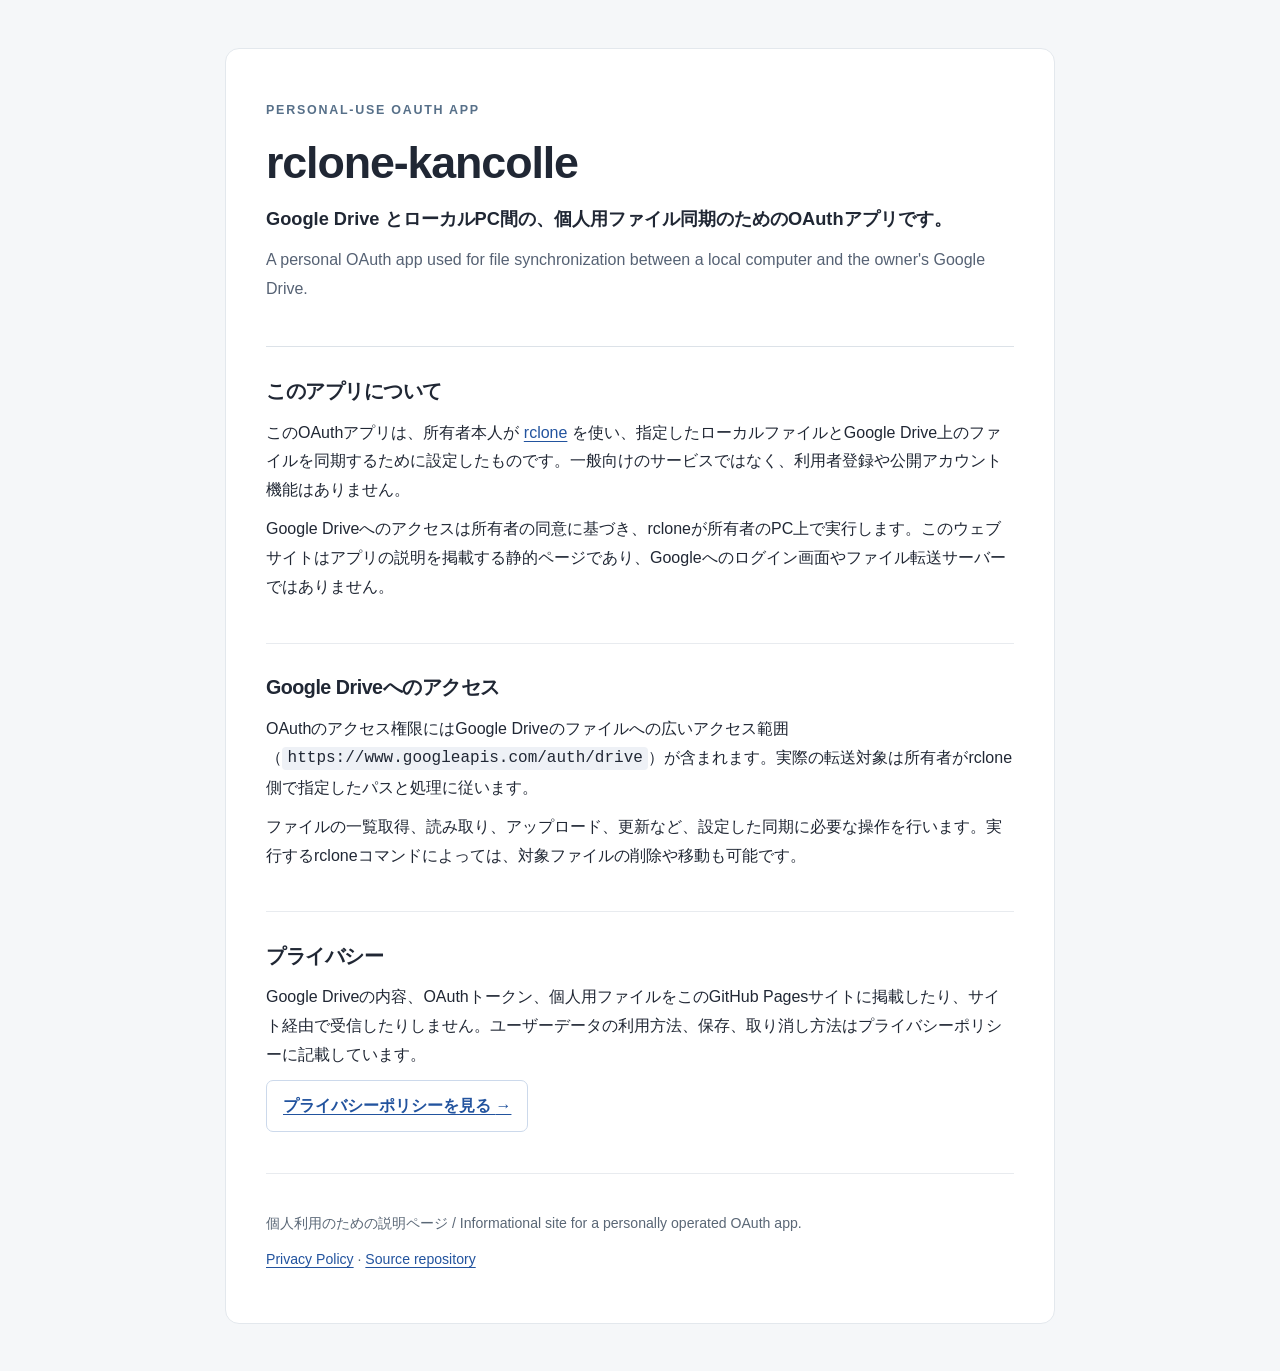
<file: index.html>
<!DOCTYPE html>
<html lang="ja">
<head>
  <meta charset="utf-8">
  <meta name="viewport" content="width=device-width, initial-scale=1">
  <meta name="description" content="rclone-kancolle は所有者本人による Google Drive とローカルPC間のファイル同期に使用する個人用OAuthアプリです。">
  <title>rclone-kancolle | 個人用 Google Drive 同期</title>
  <link rel="stylesheet" href="styles.css">
</head>
<body>
  <main class="container">
    <header class="hero">
      <p class="eyebrow">PERSONAL-USE OAUTH APP</p>
      <h1>rclone-kancolle</h1>
      <p class="lead">Google Drive とローカルPC間の、個人用ファイル同期のためのOAuthアプリです。</p>
      <p class="muted">A personal OAuth app used for file synchronization between a local computer and the owner's Google Drive.</p>
    </header>

    <section aria-labelledby="purpose">
      <h2 id="purpose">このアプリについて</h2>
      <p>このOAuthアプリは、所有者本人が <a href="https://rclone.org/" rel="noopener noreferrer">rclone</a> を使い、指定したローカルファイルとGoogle Drive上のファイルを同期するために設定したものです。一般向けのサービスではなく、利用者登録や公開アカウント機能はありません。</p>
      <p>Google Driveへのアクセスは所有者の同意に基づき、rcloneが所有者のPC上で実行します。このウェブサイトはアプリの説明を掲載する静的ページであり、Googleへのログイン画面やファイル転送サーバーではありません。</p>
    </section>

    <section aria-labelledby="access">
      <h2 id="access">Google Driveへのアクセス</h2>
      <p>OAuthのアクセス権限にはGoogle Driveのファイルへの広いアクセス範囲（<code>https://www.googleapis.com/auth/drive</code>）が含まれます。実際の転送対象は所有者がrclone側で指定したパスと処理に従います。</p>
      <p>ファイルの一覧取得、読み取り、アップロード、更新など、設定した同期に必要な操作を行います。実行するrcloneコマンドによっては、対象ファイルの削除や移動も可能です。</p>
    </section>

    <section aria-labelledby="privacy">
      <h2 id="privacy">プライバシー</h2>
      <p>Google Driveの内容、OAuthトークン、個人用ファイルをこのGitHub Pagesサイトに掲載したり、サイト経由で受信したりしません。ユーザーデータの利用方法、保存、取り消し方法はプライバシーポリシーに記載しています。</p>
      <p><a class="link-card" href="privacy.html">プライバシーポリシーを見る <span aria-hidden="true">→</span></a></p>
    </section>

    <footer>
      <p>個人利用のための説明ページ / Informational site for a personally operated OAuth app.</p>
      <p><a href="privacy.html">Privacy Policy</a> · <a href="https://github.com/kantemu/kantemu.github.io" rel="noopener noreferrer">Source repository</a></p>
    </footer>
  </main>
</body>
</html>
</file>
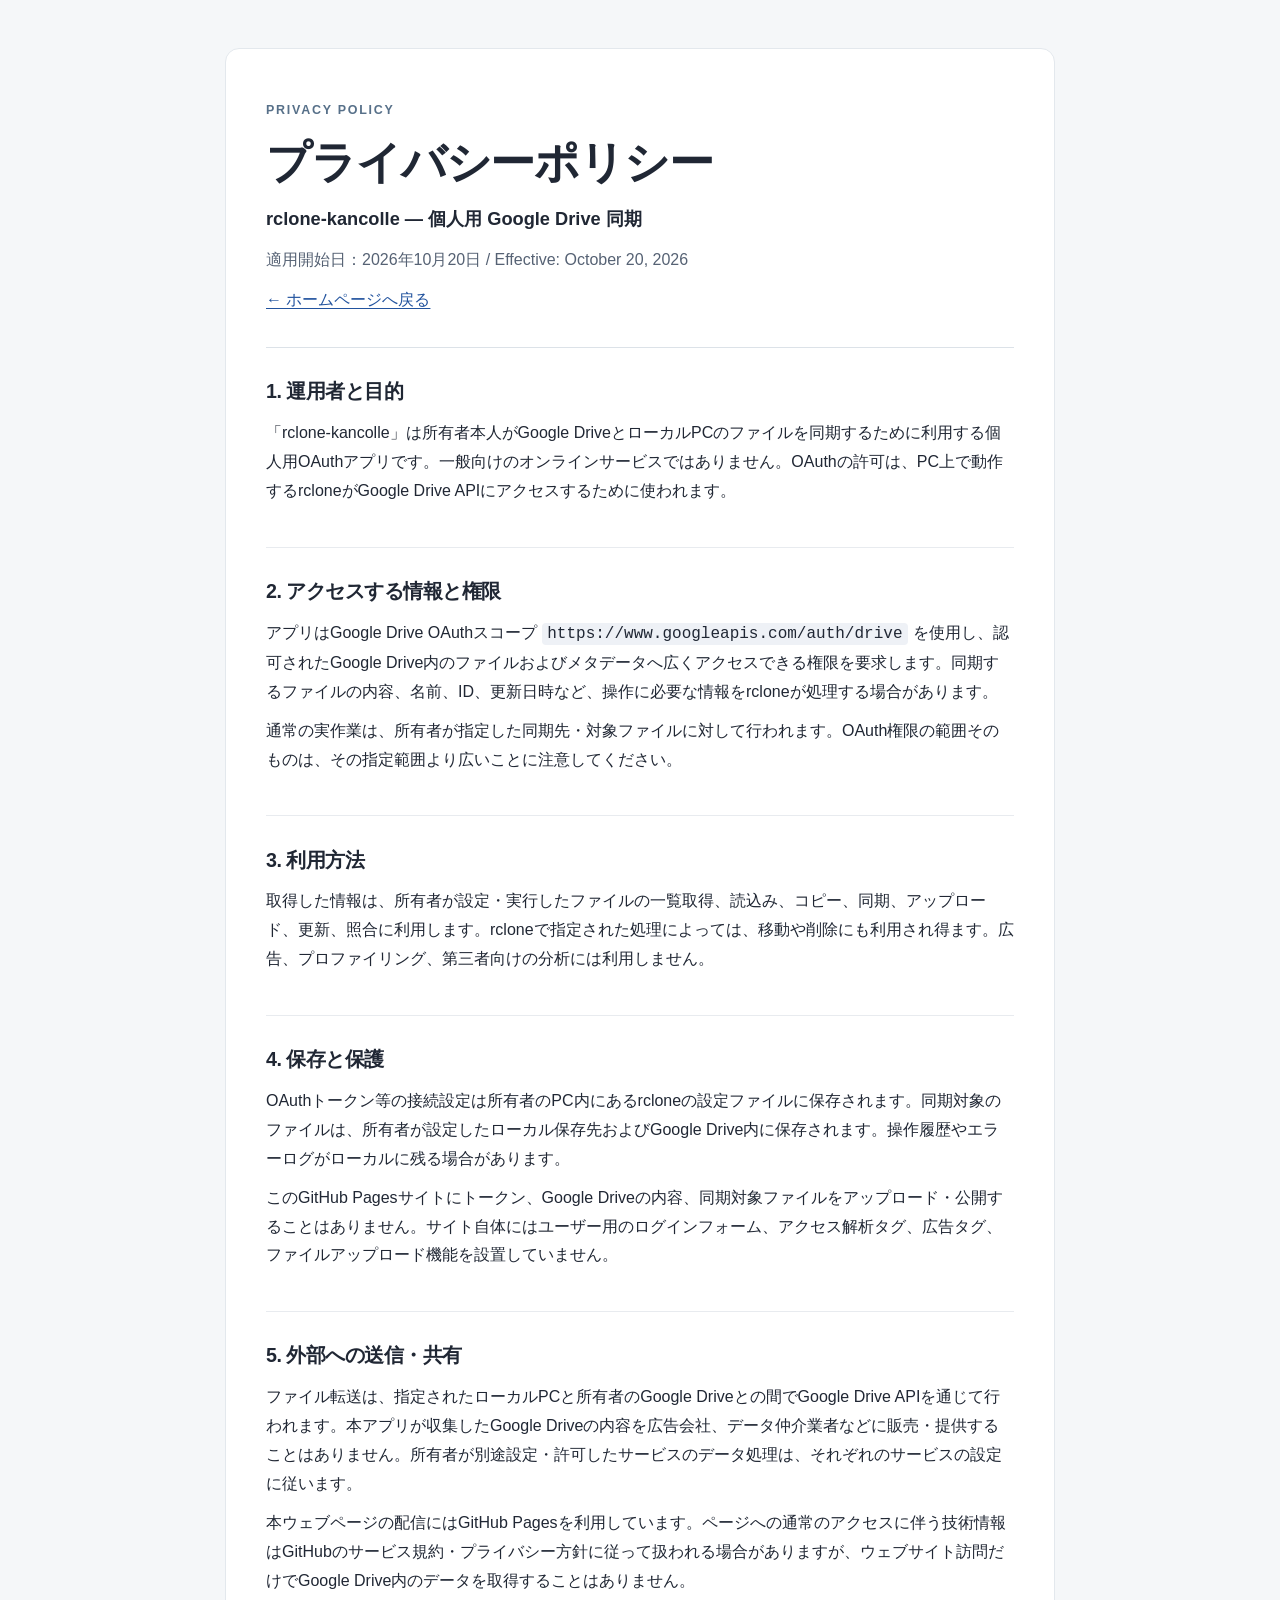
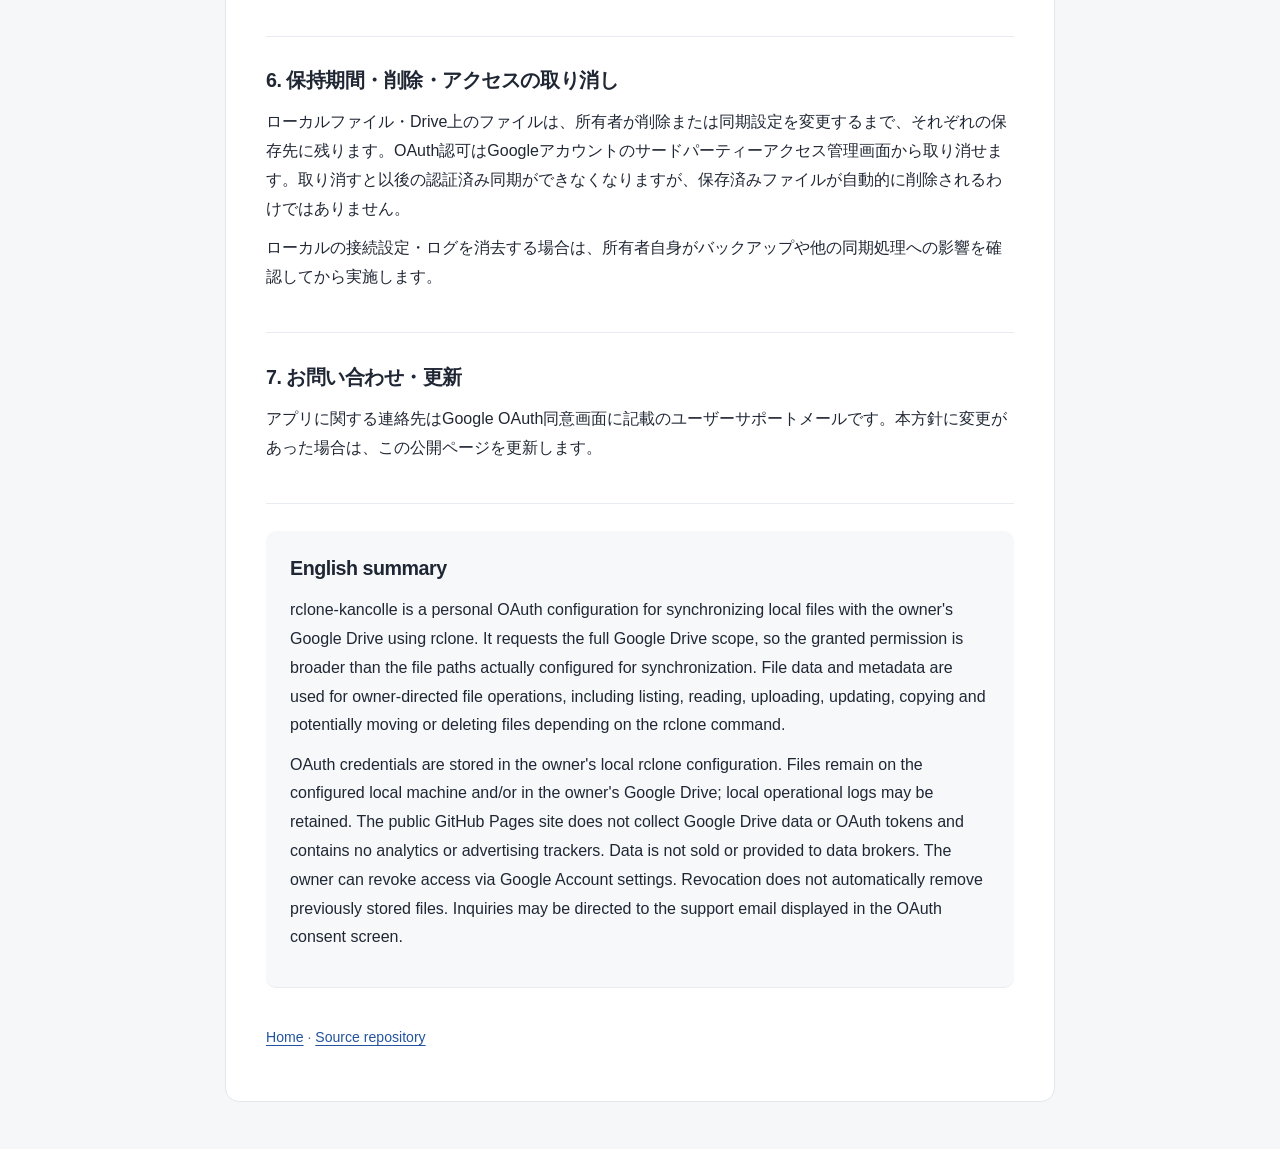
<file: privacy.html>
<!DOCTYPE html>
<html lang="ja">
<head>
  <meta charset="utf-8">
  <meta name="viewport" content="width=device-width, initial-scale=1">
  <meta name="description" content="個人用OAuthアプリ rclone-kancolle のGoogle Driveデータ利用に関するプライバシーポリシー。">
  <title>プライバシーポリシー | rclone-kancolle</title>
  <link rel="stylesheet" href="styles.css">
</head>
<body>
  <main class="container">
    <header class="hero compact">
      <p class="eyebrow">PRIVACY POLICY</p>
      <h1>プライバシーポリシー</h1>
      <p class="lead">rclone-kancolle — 個人用 Google Drive 同期</p>
      <p class="muted">適用開始日：2026年10月20日 / Effective: October 20, 2026</p>
      <p><a href="index.html">← ホームページへ戻る</a></p>
    </header>

    <section aria-labelledby="operator">
      <h2 id="operator">1. 運用者と目的</h2>
      <p>「rclone-kancolle」は所有者本人がGoogle DriveとローカルPCのファイルを同期するために利用する個人用OAuthアプリです。一般向けのオンラインサービスではありません。OAuthの許可は、PC上で動作するrcloneがGoogle Drive APIにアクセスするために使われます。</p>
    </section>

    <section aria-labelledby="information">
      <h2 id="information">2. アクセスする情報と権限</h2>
      <p>アプリはGoogle Drive OAuthスコープ <code>https://www.googleapis.com/auth/drive</code> を使用し、認可されたGoogle Drive内のファイルおよびメタデータへ広くアクセスできる権限を要求します。同期するファイルの内容、名前、ID、更新日時など、操作に必要な情報をrcloneが処理する場合があります。</p>
      <p>通常の実作業は、所有者が指定した同期先・対象ファイルに対して行われます。OAuth権限の範囲そのものは、その指定範囲より広いことに注意してください。</p>
    </section>

    <section aria-labelledby="use">
      <h2 id="use">3. 利用方法</h2>
      <p>取得した情報は、所有者が設定・実行したファイルの一覧取得、読込み、コピー、同期、アップロード、更新、照合に利用します。rcloneで指定された処理によっては、移動や削除にも利用され得ます。広告、プロファイリング、第三者向けの分析には利用しません。</p>
    </section>

    <section aria-labelledby="storage">
      <h2 id="storage">4. 保存と保護</h2>
      <p>OAuthトークン等の接続設定は所有者のPC内にあるrcloneの設定ファイルに保存されます。同期対象のファイルは、所有者が設定したローカル保存先およびGoogle Drive内に保存されます。操作履歴やエラーログがローカルに残る場合があります。</p>
      <p>このGitHub Pagesサイトにトークン、Google Driveの内容、同期対象ファイルをアップロード・公開することはありません。サイト自体にはユーザー用のログインフォーム、アクセス解析タグ、広告タグ、ファイルアップロード機能を設置していません。</p>
    </section>

    <section aria-labelledby="sharing">
      <h2 id="sharing">5. 外部への送信・共有</h2>
      <p>ファイル転送は、指定されたローカルPCと所有者のGoogle Driveとの間でGoogle Drive APIを通じて行われます。本アプリが収集したGoogle Driveの内容を広告会社、データ仲介業者などに販売・提供することはありません。所有者が別途設定・許可したサービスのデータ処理は、それぞれのサービスの設定に従います。</p>
      <p>本ウェブページの配信にはGitHub Pagesを利用しています。ページへの通常のアクセスに伴う技術情報はGitHubのサービス規約・プライバシー方針に従って扱われる場合がありますが、ウェブサイト訪問だけでGoogle Drive内のデータを取得することはありません。</p>
    </section>

    <section aria-labelledby="retention">
      <h2 id="retention">6. 保持期間・削除・アクセスの取り消し</h2>
      <p>ローカルファイル・Drive上のファイルは、所有者が削除または同期設定を変更するまで、それぞれの保存先に残ります。OAuth認可はGoogleアカウントのサードパーティーアクセス管理画面から取り消せます。取り消すと以後の認証済み同期ができなくなりますが、保存済みファイルが自動的に削除されるわけではありません。</p>
      <p>ローカルの接続設定・ログを消去する場合は、所有者自身がバックアップや他の同期処理への影響を確認してから実施します。</p>
    </section>

    <section aria-labelledby="inquiries">
      <h2 id="inquiries">7. お問い合わせ・更新</h2>
      <p>アプリに関する連絡先はGoogle OAuth同意画面に記載のユーザーサポートメールです。本方針に変更があった場合は、この公開ページを更新します。</p>
    </section>

    <section class="english" lang="en" aria-labelledby="summary">
      <h2 id="summary">English summary</h2>
      <p>rclone-kancolle is a personal OAuth configuration for synchronizing local files with the owner's Google Drive using rclone. It requests the full Google Drive scope, so the granted permission is broader than the file paths actually configured for synchronization. File data and metadata are used for owner-directed file operations, including listing, reading, uploading, updating, copying and potentially moving or deleting files depending on the rclone command.</p>
      <p>OAuth credentials are stored in the owner's local rclone configuration. Files remain on the configured local machine and/or in the owner's Google Drive; local operational logs may be retained. The public GitHub Pages site does not collect Google Drive data or OAuth tokens and contains no analytics or advertising trackers. Data is not sold or provided to data brokers. The owner can revoke access via Google Account settings. Revocation does not automatically remove previously stored files. Inquiries may be directed to the support email displayed in the OAuth consent screen.</p>
    </section>

    <footer>
      <p><a href="index.html">Home</a> · <a href="https://github.com/kantemu/kantemu.github.io" rel="noopener noreferrer">Source repository</a></p>
    </footer>
  </main>
</body>
</html>
</file>
<file: styles.css>
:root { color-scheme: light dark; font-family: -apple-system, BlinkMacSystemFont, "Noto Sans JP", "Hiragino Kaku Gothic ProN", "Yu Gothic", sans-serif; line-height: 1.8; }
* { box-sizing: border-box; }
body { margin: 0; color: #202734; background: #f5f7f9; }
.container { width: min(100% - 2.5rem, 830px); margin: 3rem auto; padding: 2.5rem; background: white; border: 1px solid #e3e8ed; border-radius: 14px; }
h1, h2 { line-height: 1.35; letter-spacing: -.025em; }
h1 { font-size: clamp(2rem, 5vw, 2.8rem); margin: .35rem 0 .65rem; }
h2 { font-size: 1.23rem; margin: 0 0 .9rem; }
p { margin: .65rem 0; }
a { color: #22539e; text-underline-offset: 3px; }
a:focus-visible { outline: 2px solid #22539e; outline-offset: 3px; }
.hero { padding-bottom: 2rem; border-bottom: 1px solid #dce2e8; }
.hero.compact { padding-bottom: 1.4rem; }
.lead { font-size: 1.14rem; font-weight: 600; }
.eyebrow { color: #577089; text-transform: uppercase; letter-spacing: .14em; font-size: .78rem; font-weight: 700; }
.muted { color: #566274; }
section { padding: 1.9rem 0; border-bottom: 1px solid #e8ebef; }
.link-card { display: inline-block; padding: .65rem 1rem; border: 1px solid #ccd9eb; border-radius: 7px; font-weight: 600; }
code { padding: .15rem .35rem; font-family: ui-monospace, SFMono-Regular, Consolas, monospace; background: #eef1f6; border-radius: 4px; overflow-wrap: anywhere; }
.english { background: #f6f8fa; padding: 1.5rem; margin-top: 1.7rem; border-radius: 10px; }
footer { padding-top: 1.7rem; color: #5a6776; font-size: .88rem; }
@media (max-width: 640px) { .container { width: 100%; margin: 0; border: 0; border-radius: 0; padding: 1.25rem; } section { padding: 1.5rem 0; } }
@media (prefers-color-scheme: dark) { body { color: #e5eaf0; background: #14191f; } .container { background: #1e252e; border-color: #3a424e; } a { color: #98c1ff; } a:focus-visible { outline-color: #98c1ff; } .muted, footer { color: #b0bccc; } .eyebrow { color: #b6cde0; } .hero, section { border-color: #3b4654; } .link-card { border-color: #576578; } code, .english { background: #29333e; } }
@media print { body { background: white; color: black; } .container { border: 0; margin: 0; padding: 0; width: 100%; } }
</file>
